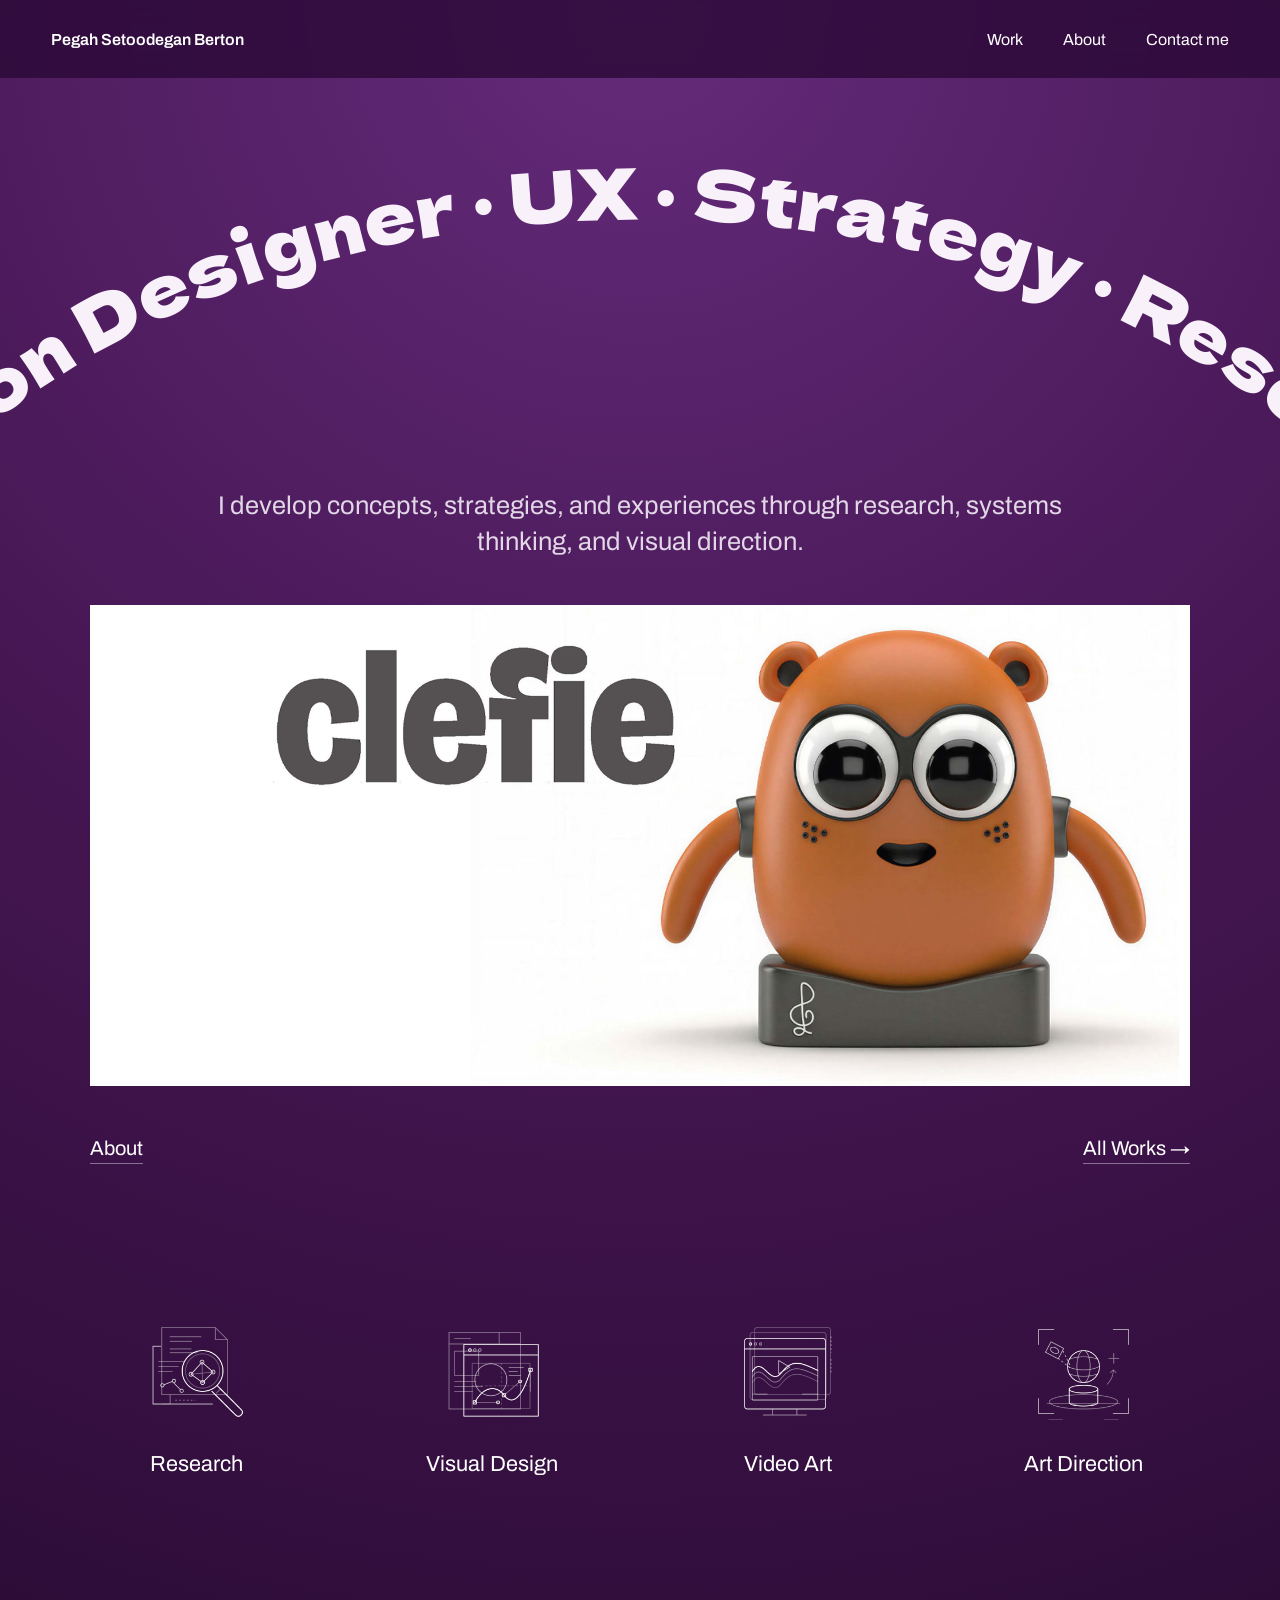
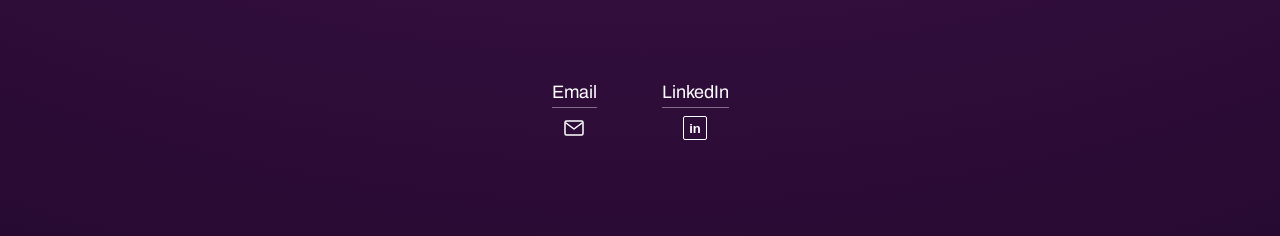
<file: index.html>
<!DOCTYPE html>
<html lang="en">

<head>

    <meta charset="UTF-8">

    <meta
        name="viewport"
        content="width=device-width, initial-scale=1.0"
    >

    <title>
        Pegah Setoodegan Berton — Portfolio
    </title>

    <link
        rel="stylesheet"
        href="styles.css"
    >

</head>


<body>


    <!-- ====================================== -->
    <!-- HEADER -->
    <!-- ====================================== -->

    <header class="site-header">

        <a
            class="logo"
            href="#top"
        >
            Pegah Setoodegan Berton
        </a>


        <nav>

            <a href="#work">
                Work
            </a>

            <a href="about.html">
                About
            </a>

            <a href="#contact">
                Contact me
            </a>

        </nav>

    </header>



    <main id="top">


        <!-- ====================================== -->
        <!-- HERO -->
        <!-- ====================================== -->

        <section
            class="hero"
            id="about"
        >


            <h1 class="sr-only">
                Interaction Designer · UX · Strategy · Research · Art Director
            </h1>



            <div class="arc-stage">


                <!-- MOVING ARC -->

                <svg
                    class="arc-svg"
                    viewBox="0 0 1600 650"
                    preserveAspectRatio="xMidYMid meet"
                    aria-hidden="true"
                >

                    <defs>

                        <path
                            id="titleArc"
                            d="
                                M -80 520
                                C 300 30,
                                  1300 30,
                                  1680 520
                            "
                        />

                    </defs>


                    <text
                        id="arcMeasure"
                        class="arc-title arc-measure"
                    >
                        Interaction Designer · UX · Strategy · Research · Art Director ·
                    </text>


                    <text
                        id="arcText"
                        class="arc-title"
                    >

                        <textPath
                            id="arcTextPath"
                            href="#titleArc"
                            startOffset="0"
                        >
                            Interaction Designer · UX · Strategy · Research · Art Director · Interaction Designer · UX · Strategy · Research · Art Director · Interaction Designer · UX · Strategy · Research · Art Director ·
                        </textPath>

                    </text>

                </svg>



                <!-- ====================================== -->
                <!-- CENTER CONTENT -->
                <!-- ====================================== -->

                <div class="hero-center">


                    <p class="hero-description">

                        I develop concepts, strategies, and experiences
                        through research, systems thinking,
                        and visual direction.

                    </p>



                    <!-- ====================================== -->
                    <!-- SELECTED WORK -->
                    <!-- ====================================== -->
<div
    class="selected-work"
    id="selectedWork"
>

    <div
        class="selected-track"
        id="selectedTrack"
    >

        <img
            class="selected-slide"
            src="Images/selected-01.jpg"
            alt="Selected work visual 1"
        >

        <img
            class="selected-slide"
            src="Images/selected-02.jpg"
            alt="Selected work visual 2"
        >

        <img
            class="selected-slide"
            src="Images/selected-03.jpg"
            alt="Selected work visual 3"
        >

        <img
            class="selected-slide"
            src="Images/selected-04.jpg"
            alt="Selected work visual 4"
        >

        <img
            class="selected-slide"
            src="Images/selected-05.jpg"
            alt="Selected work visual 5"
        >

        <img
            class="selected-slide"
            src="Images/selected-06.jpg"
            alt="Selected work visual 6"
        >

    </div>

</div>

                        <!-- ABOUT + ALL WORKS -->

                        <div class="hero-bottom-links">


                            <a href="about.html">
                                About
                            </a>


                            <a href="work.html">
                                All Works →
                            </a>


                        </div>


                    </div>


                </div>


            </div>


        </section>



        <!-- ====================================== -->
        <!-- FOUR AREAS -->
        <!-- ====================================== -->

        <section
            class="disciplines"
            id="work"
        >


            <div class="disciplines-grid">


                <!-- RESEARCH -->

                <a
                    class="discipline-card"
                    href="research.html"
                >

                    <div class="discipline-visual">

                        <img
                            src="Images/research.png"
                            alt="Research"
                        >

                    </div>


                    <h2>
                        Research
                    </h2>

                </a>



                <!-- VISUAL DESIGN -->

                <a
                    class="discipline-card"
                    href="visual-design.html"
                >

                    <div class="discipline-visual">

                        <img
                            src="Images/visual-design.png"
                            alt="Visual Design"
                        >

                    </div>


                    <h2>
                        Visual Design
                    </h2>

                </a>



                <!-- VIDEO ART -->

                <a
                    class="discipline-card"
                    href="video-art.html"
                >

                    <div class="discipline-visual">

                        <img
                            src="Images/video-art.png"
                            alt="Video Art"
                        >

                    </div>


                    <h2>
                        Video Art
                    </h2>

                </a>



                <!-- ART DIRECTION -->

                <a
                    class="discipline-card"
                    href="art-direction.html"
                >

                    <div class="discipline-visual">

                        <img
                            src="Images/art-direction.png"
                            alt="Art Direction"
                        >

                    </div>


                    <h2>
                        Art Direction
                    </h2>

                </a>


            </div>


        </section>



        <!-- ====================================== -->
        <!-- CONTACT -->
        <!-- ====================================== -->

        <section
            class="contact"
            id="contact"
        >


            <div class="contact-links">


                <!-- EMAIL -->

                <a
                    class="contact-link"
                    href="mailto:email@example.com"
                >


                    <svg
                        class="contact-icon"
                        viewBox="0 0 24 24"
                        aria-hidden="true"
                    >

                        <rect
                            x="3"
                            y="5"
                            width="18"
                            height="14"
                            rx="1.5"
                        ></rect>


                        <path
                            d="M4 7L12 13L20 7"
                        ></path>

                    </svg>


                    <span class="contact-label">
                        Email
                    </span>


                </a>



                <!-- LINKEDIN -->

                <a
                    class="contact-link"
                    href="https://www.linkedin.com/in/pegah-setoodegan-berton/"
                    target="_blank"
                    rel="noopener noreferrer"
                >


                    <span
                        class="linkedin-mark"
                        aria-hidden="true"
                    >
                        in
                    </span>


                    <span class="contact-label">
                        LinkedIn
                    </span>


                </a>


            </div>


        </section>


    </main>



    <!-- CURSOR LIGHT -->

    <div id="cursor-glow"></div>


    <script src="script.js"></script>


</body>

</html>
</file>
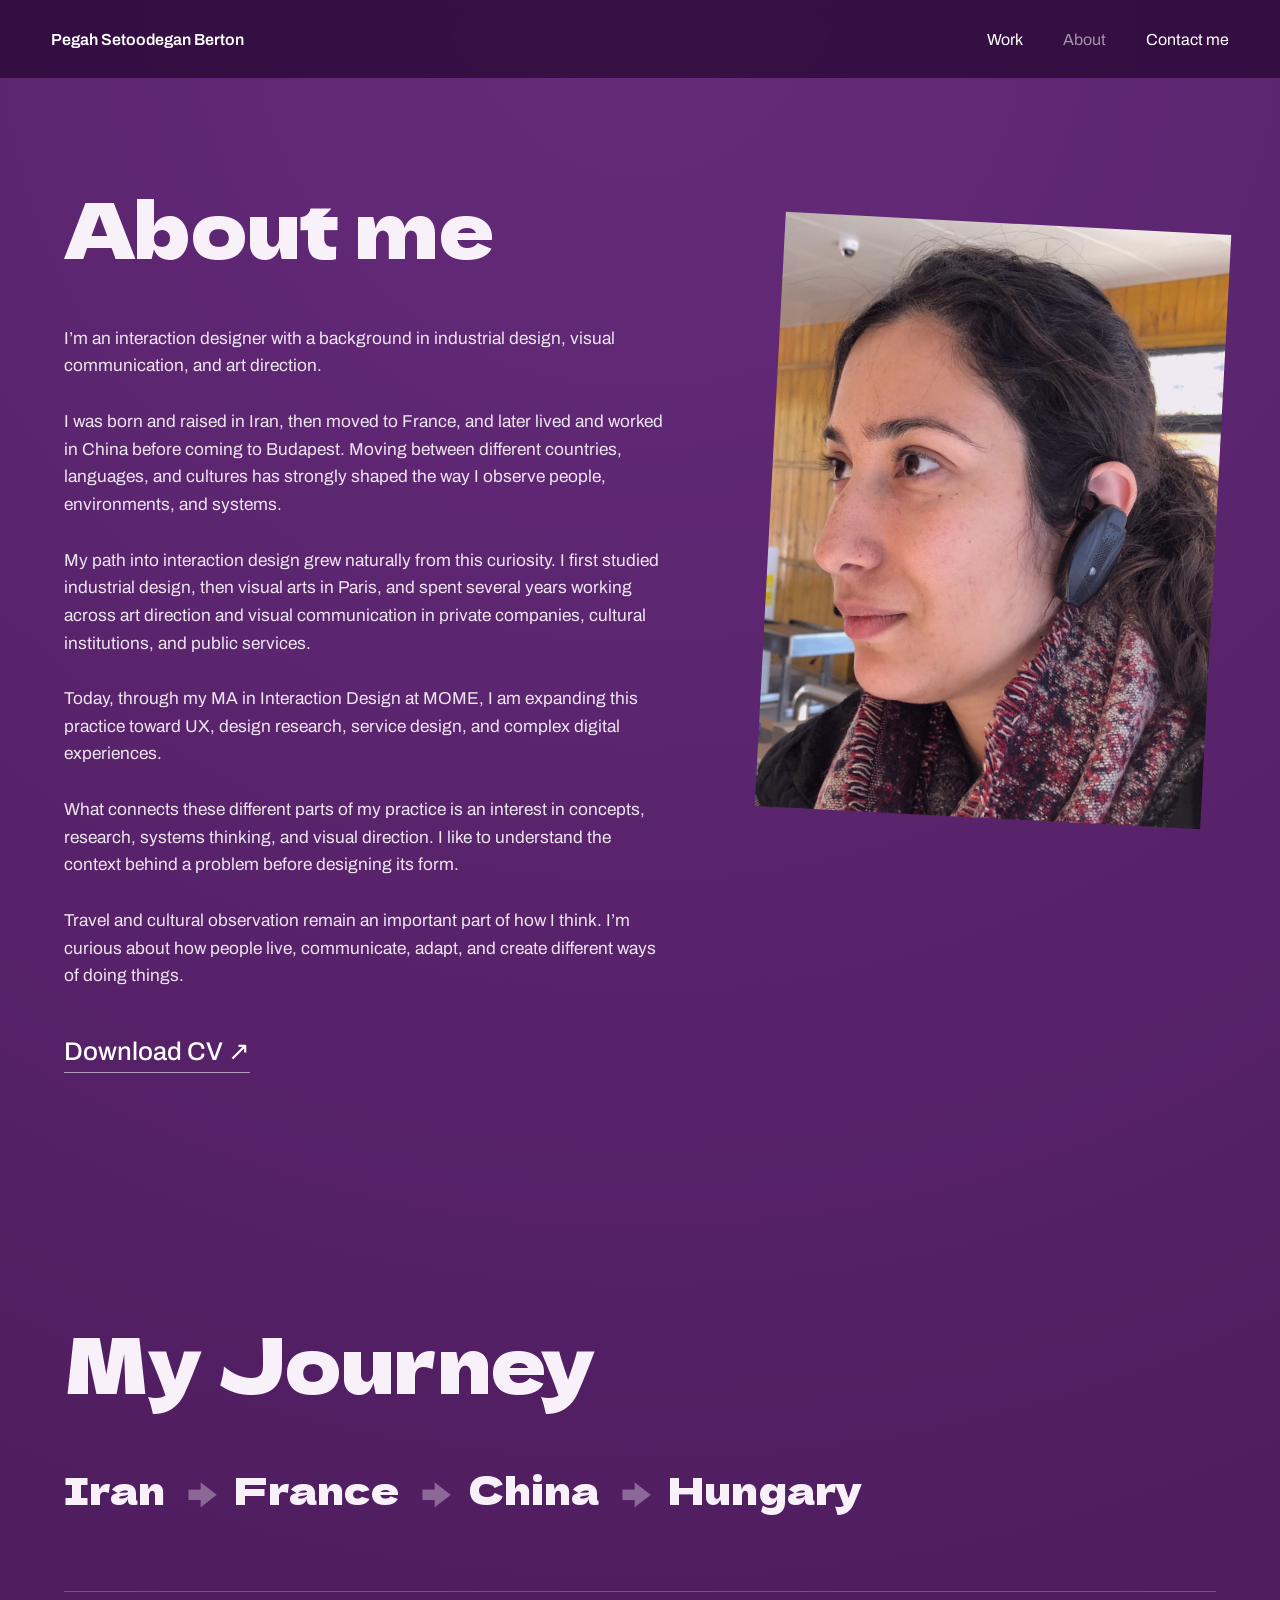
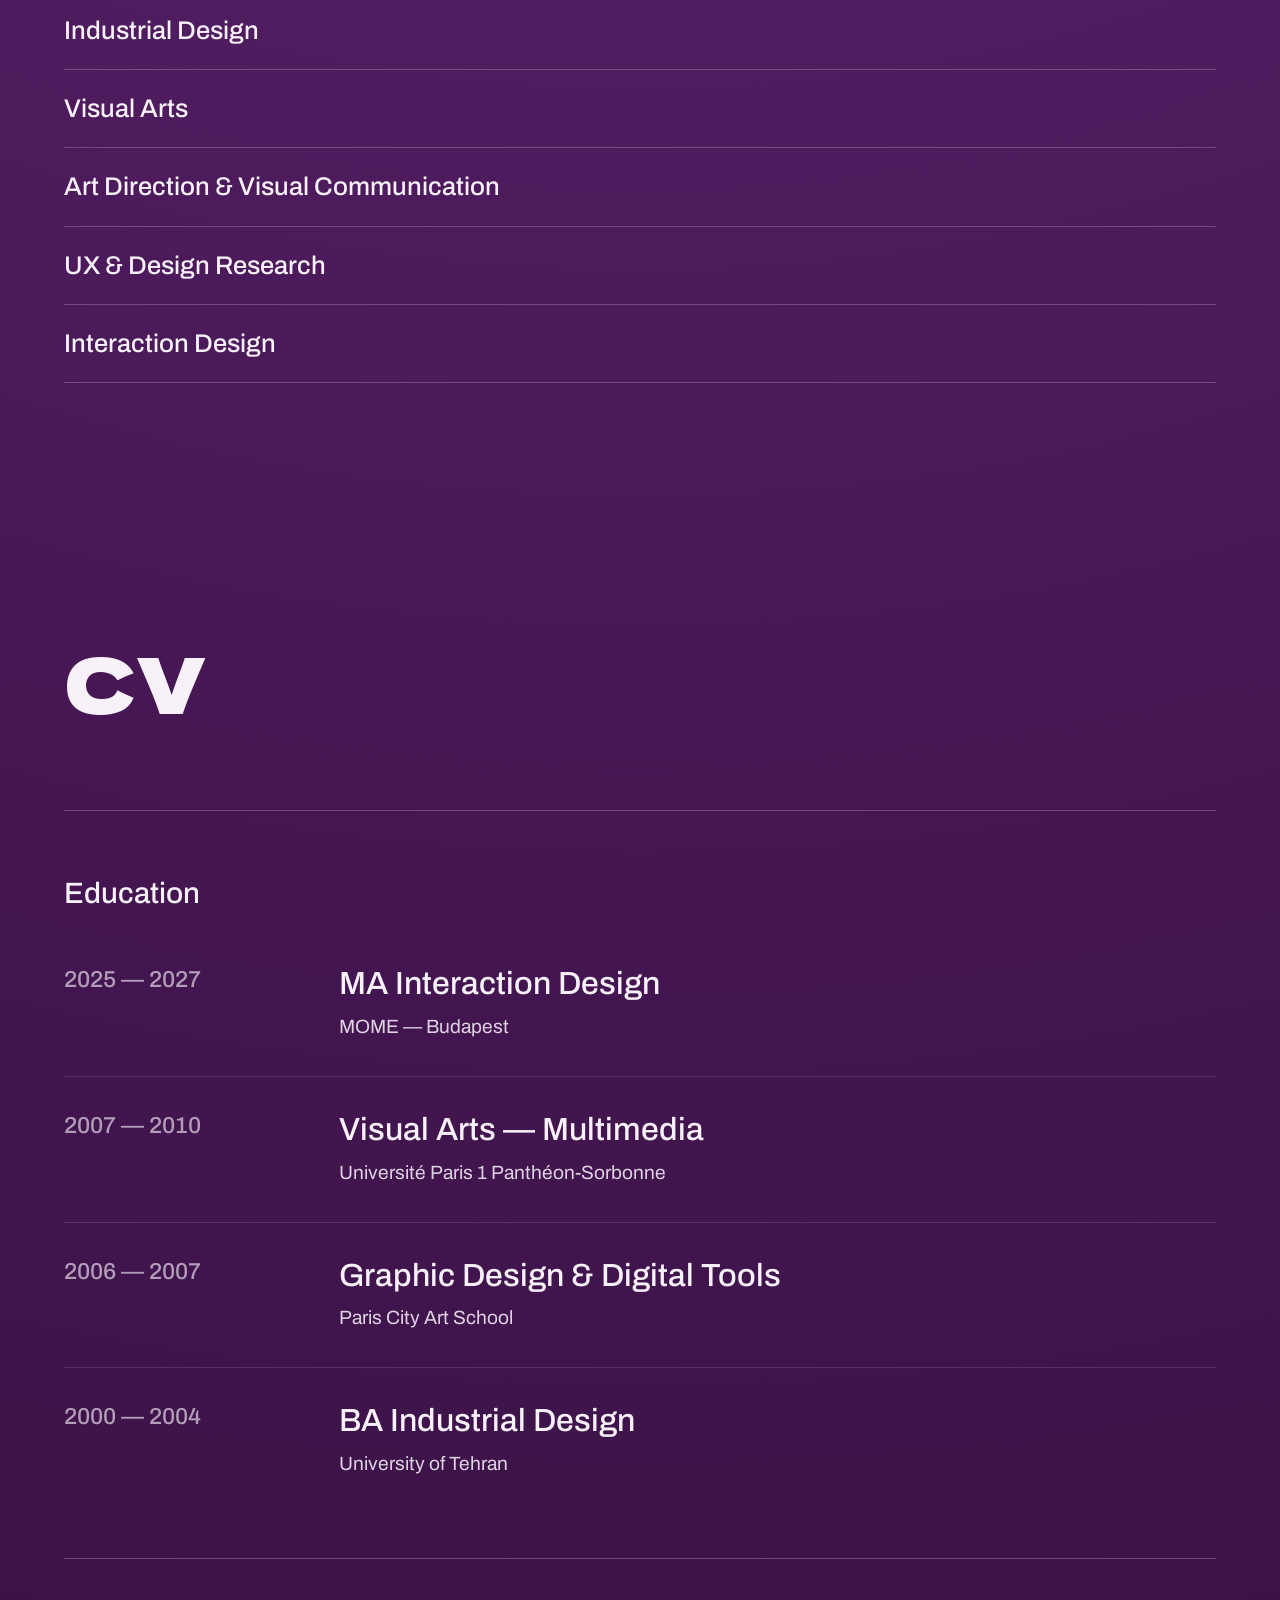
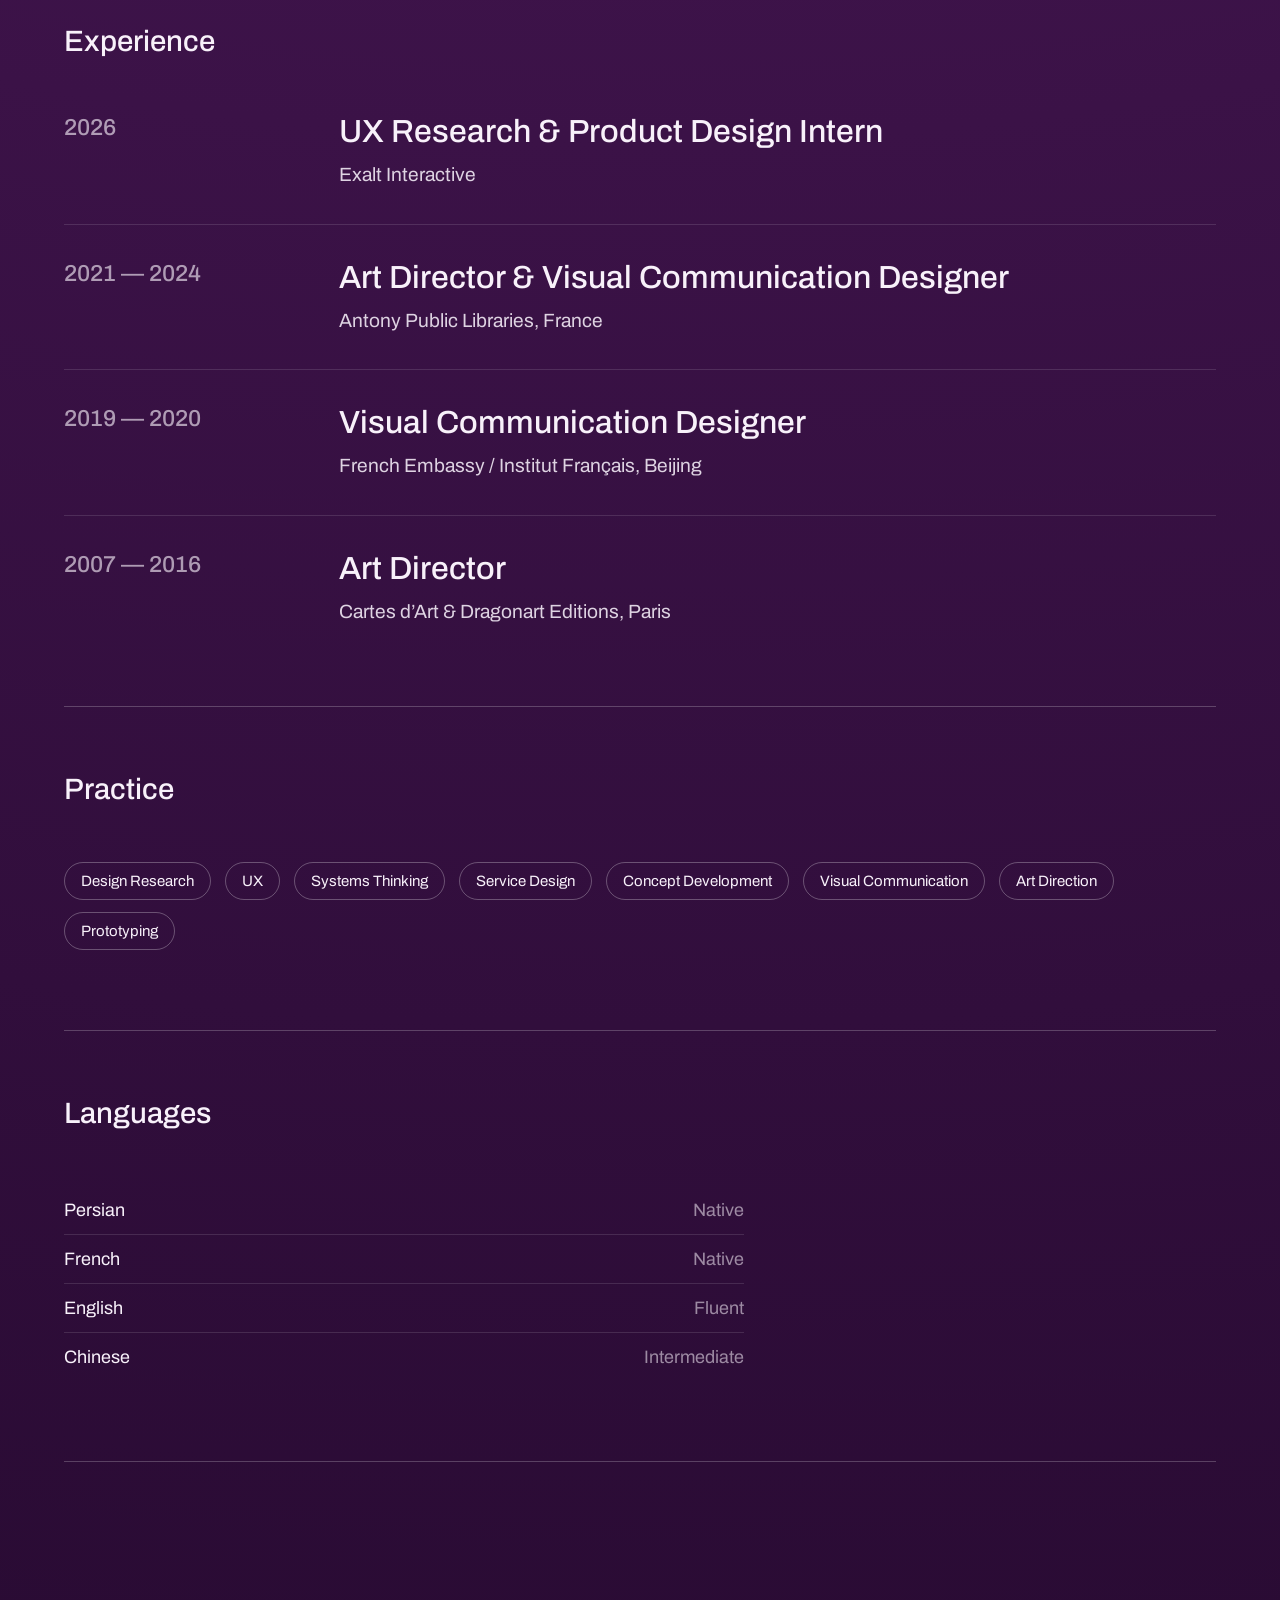
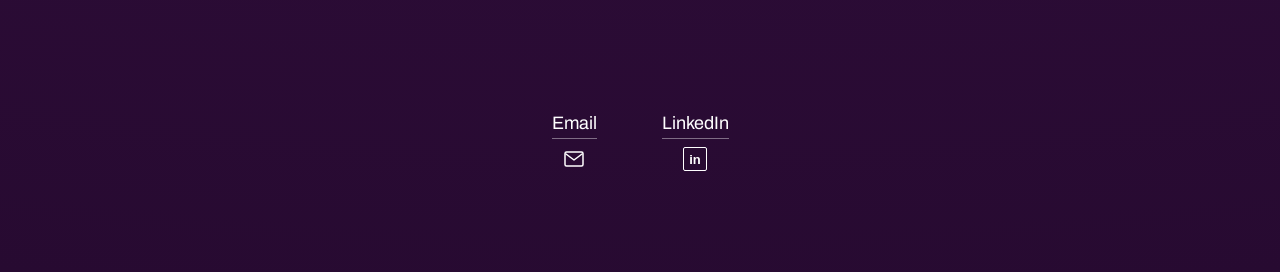
<file: about.html>
<!DOCTYPE html>
<html lang="en">

<head>
    <meta charset="UTF-8">

    <meta
        name="viewport"
        content="width=device-width, initial-scale=1.0"
    >

    <title>
        About — Pegah Setoodegan Berton
    </title>

    <link
        rel="stylesheet"
        href="about.css"
    >
</head>


<body>


    <!-- ====================================== -->
    <!-- HEADER -->
    <!-- ====================================== -->

    <header class="site-header">

        <a
            class="logo"
            href="index.html"
        >
            Pegah Setoodegan Berton
        </a>


        <nav>

            <a href="index.html#work">
                Work
            </a>

            <a
                class="active"
                href="about.html"
            >
                About
            </a>

            <a href="#contact">
                Contact me
            </a>

        </nav>

    </header>



    <main>


        <!-- ====================================== -->
        <!-- ABOUT -->
        <!-- ====================================== -->

        <section
            class="about-hero"
            id="aboutHero"
        >


            <!-- Mouse photos -->
            <div
                class="photo-layer"
                id="photoLayer"
                aria-hidden="true"
            >
            </div>



            <div class="about-layout">


                <!-- LEFT -->

                <div class="about-copy">


                    <h1 class="about-main-title">
                        About me
                    </h1>


                    <div class="about-text">


                        <p>
                            I’m an interaction designer with a background
                            in industrial design, visual communication,
                            and art direction.
                        </p>


                        <p>
                            I was born and raised in Iran, then moved to
                            France, and later lived and worked in China
                            before coming to Budapest. Moving between
                            different countries, languages, and cultures
                            has strongly shaped the way I observe people,
                            environments, and systems.
                        </p>


                        <p>
                            My path into interaction design grew naturally
                            from this curiosity. I first studied industrial
                            design, then visual arts in Paris, and spent
                            several years working across art direction and
                            visual communication in private companies,
                            cultural institutions, and public services.
                        </p>


                        <p>
                            Today, through my MA in Interaction Design at
                            MOME, I am expanding this practice toward UX,
                            design research, service design, and complex
                            digital experiences.
                        </p>


                        <p>
                            What connects these different parts of my
                            practice is an interest in concepts, research,
                            systems thinking, and visual direction. I like
                            to understand the context behind a problem
                            before designing its form.
                        </p>


                        <p>
                            Travel and cultural observation remain an
                            important part of how I think. I’m curious
                            about how people live, communicate, adapt,
                            and create different ways of doing things.
                        </p>


                    </div>


                    <!-- DOWNLOAD CV -->

                    <a
                        class="about-download"
                        href="Files/Pegah_Setoodegan_Berton_CV-2026.pdf"
                        download
                    >
                        Download CV ↗
                    </a>


                </div>



                <!-- RIGHT -->

                <div class="about-photo-zone">

                    <img
                        class="opening-photo"
                        id="openingPhoto"
                        src="Images/about-01.jpeg"
                        alt=""
                    >

                </div>


            </div>

        </section>



        <!-- ====================================== -->
        <!-- MY JOURNEY -->
        <!-- ====================================== -->

        <section class="journey-section">


            <h2 class="journey-main-title">
                My Journey
            </h2>


            <div class="journey-countries">

                <span>Iran</span>

                <span class="journey-arrow">
                    →
                </span>

                <span>France</span>

                <span class="journey-arrow">
                    →
                </span>

                <span>China</span>

                <span class="journey-arrow">
                    →
                </span>

                <span>Hungary</span>

            </div>



            <div class="journey-steps">

                <p>
                    Industrial Design
                </p>

                <p>
                    Visual Arts
                </p>

                <p>
                    Art Direction & Visual Communication
                </p>

                <p>
                    UX & Design Research
                </p>

                <p>
                    Interaction Design
                </p>

            </div>


        </section>



        <!-- ====================================== -->
        <!-- CV -->
        <!-- ====================================== -->

        <section class="cv-section">


            <h2 class="cv-main-title">
                CV
            </h2>



            <!-- EDUCATION -->

            <div class="cv-category">


                <h3>
                    Education
                </h3>


                <div class="cv-entry">

                    <div class="cv-date">
                        2025 — 2027
                    </div>

                    <div class="cv-entry-content">

                        <h4>
                            MA Interaction Design
                        </h4>

                        <p>
                            MOME — Budapest
                        </p>

                    </div>

                </div>



                <div class="cv-entry">

                    <div class="cv-date">
                        2007 — 2010
                    </div>

                    <div class="cv-entry-content">

                        <h4>
                            Visual Arts — Multimedia
                        </h4>

                        <p>
                            Université Paris 1 Panthéon-Sorbonne
                        </p>

                    </div>

                </div>



                <div class="cv-entry">

                    <div class="cv-date">
                        2006 — 2007
                    </div>

                    <div class="cv-entry-content">

                        <h4>
                            Graphic Design & Digital Tools
                        </h4>

                        <p>
                            Paris City Art School
                        </p>

                    </div>

                </div>



                <div class="cv-entry">

                    <div class="cv-date">
                        2000 — 2004
                    </div>

                    <div class="cv-entry-content">

                        <h4>
                            BA Industrial Design
                        </h4>

                        <p>
                            University of Tehran
                        </p>

                    </div>

                </div>


            </div>



            <!-- EXPERIENCE -->

            <div class="cv-category">


                <h3>
                    Experience
                </h3>



                <div class="cv-entry">

                    <div class="cv-date">
                        2026
                    </div>

                    <div class="cv-entry-content">

                        <h4>
                            UX Research & Product Design Intern
                        </h4>

                        <p>
                            Exalt Interactive
                        </p>

                    </div>

                </div>



                <div class="cv-entry">

                    <div class="cv-date">
                        2021 — 2024
                    </div>

                    <div class="cv-entry-content">

                        <h4>
                            Art Director & Visual Communication Designer
                        </h4>

                        <p>
                            Antony Public Libraries, France
                        </p>

                    </div>

                </div>



                <div class="cv-entry">

                    <div class="cv-date">
                        2019 — 2020
                    </div>

                    <div class="cv-entry-content">

                        <h4>
                            Visual Communication Designer
                        </h4>

                        <p>
                            French Embassy / Institut Français, Beijing
                        </p>

                    </div>

                </div>



                <div class="cv-entry">

                    <div class="cv-date">
                        2007 — 2016
                    </div>

                    <div class="cv-entry-content">

                        <h4>
                            Art Director
                        </h4>

                        <p>
                            Cartes d’Art & Dragonart Editions, Paris
                        </p>

                    </div>

                </div>


            </div>



            <!-- PRACTICE -->

            <div class="cv-category">


                <h3>
                    Practice
                </h3>


                <div class="practice-list">

                    <span>Design Research</span>
                    <span>UX</span>
                    <span>Systems Thinking</span>
                    <span>Service Design</span>
                    <span>Concept Development</span>
                    <span>Visual Communication</span>
                    <span>Art Direction</span>
                    <span>Prototyping</span>

                </div>


            </div>



            <!-- LANGUAGES -->

            <div class="cv-category">


                <h3>
                    Languages
                </h3>


                <div class="languages">

                    <div>
                        <span>Persian</span>
                        <span>Native</span>
                    </div>

                    <div>
                        <span>French</span>
                        <span>Native</span>
                    </div>

                    <div>
                        <span>English</span>
                        <span>Fluent</span>
                    </div>

                    <div>
                        <span>Chinese</span>
                        <span>Intermediate</span>
                    </div>

                </div>


            </div>


        </section>



        <!-- ====================================== -->
        <!-- CONTACT -->
        <!-- ====================================== -->

        <footer
            class="contact"
            id="contact"
        >


            <!-- EMAIL -->

            <a
                class="contact-link"
                href="mailto:pegah.berton@yahoo.com"
            >

                <svg
                    class="contact-icon"
                    viewBox="0 0 24 24"
                    aria-hidden="true"
                >

                    <rect
                        x="3"
                        y="5"
                        width="18"
                        height="14"
                        rx="1.5"
                    ></rect>

                    <path
                        d="M4 7L12 13L20 7"
                    ></path>

                </svg>

                <span>
                    Email
                </span>

            </a>



            <!-- LINKEDIN -->

            <a
                class="contact-link"
                href="https://www.linkedin.com/in/pegah-setoodegan-berton/"
                target="_blank"
                rel="noopener noreferrer"
            >

                <span
                    class="linkedin-icon"
                    aria-hidden="true"
                >
                    in
                </span>

                <span>
                    LinkedIn
                </span>

            </a>


        </footer>


    </main>


    <script src="about.js"></script>


</body>

</html>
</file>
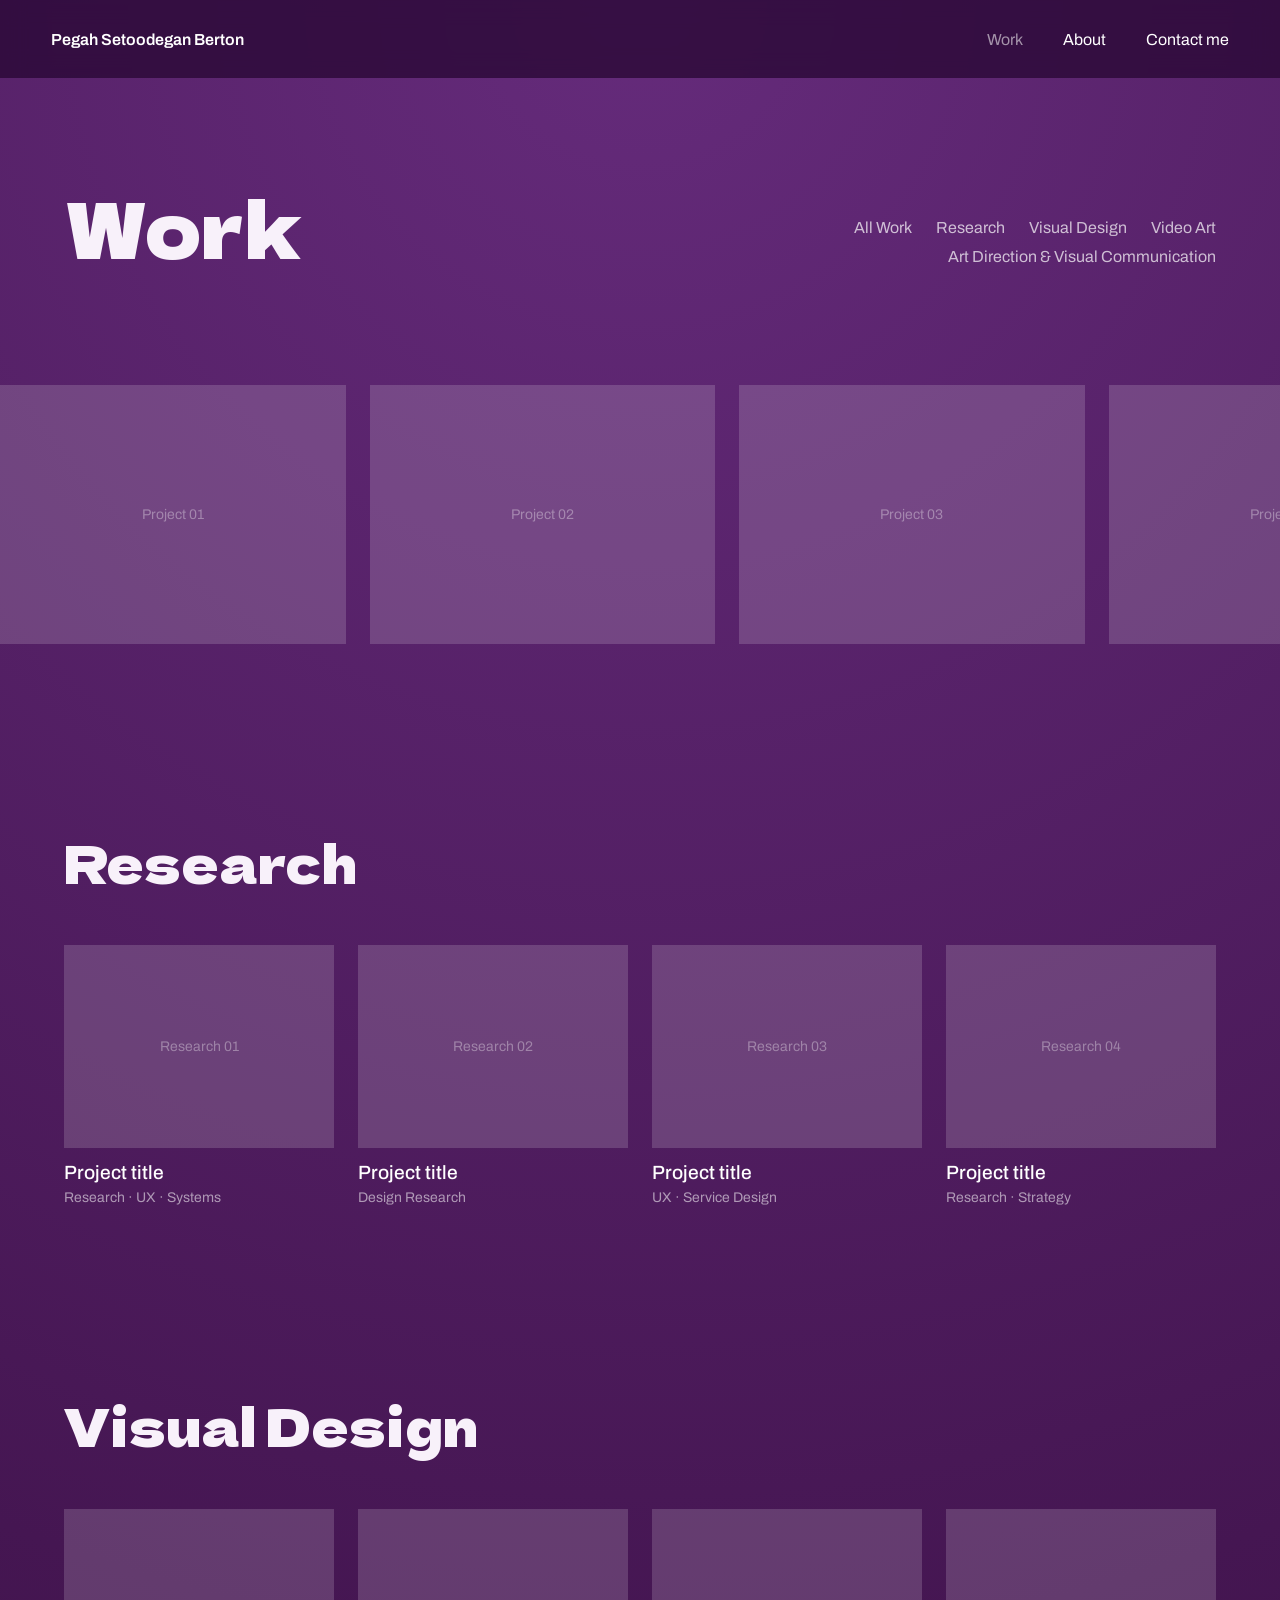
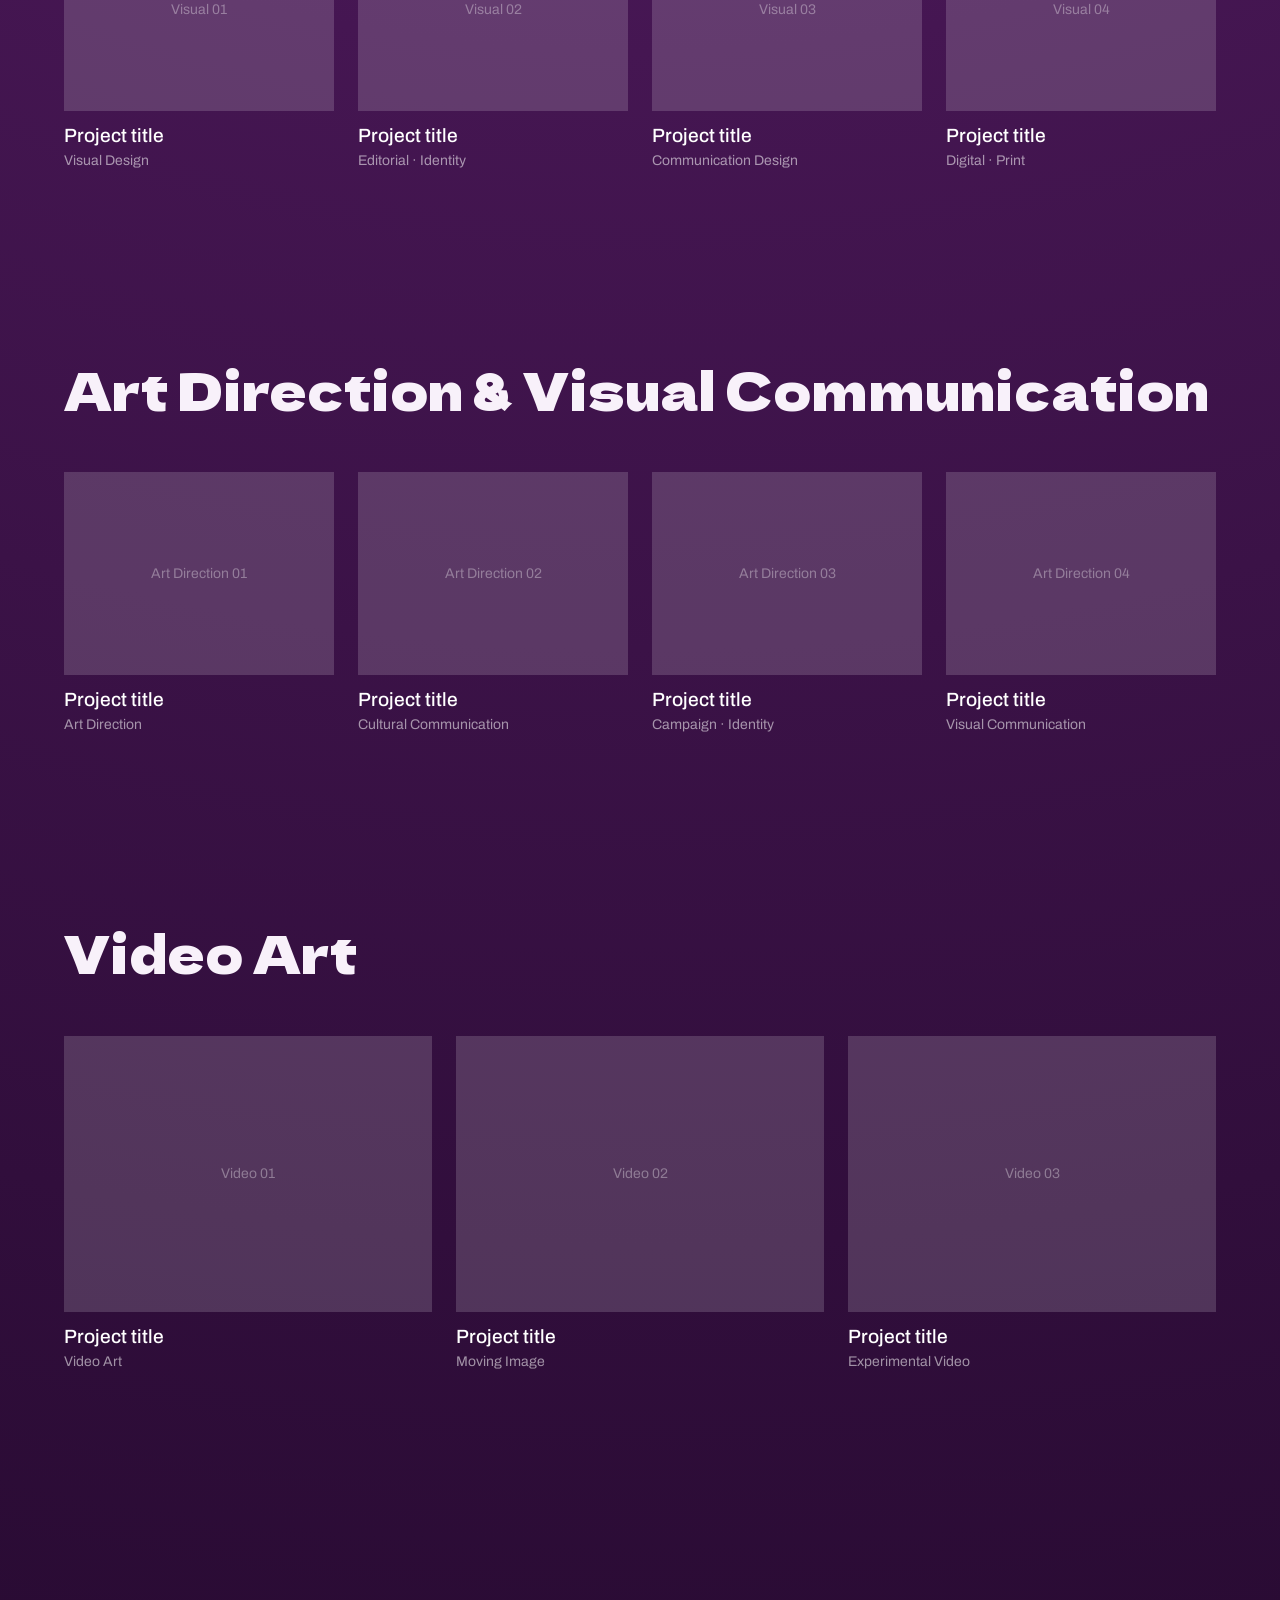
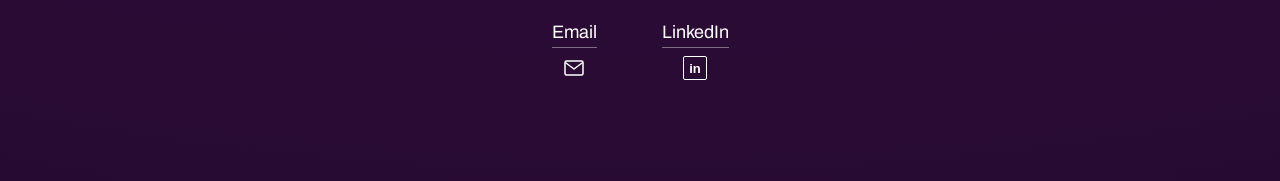
<file: work.html>
<!DOCTYPE html>
<html lang="en">

<head>

    <meta charset="UTF-8">

    <meta
        name="viewport"
        content="width=device-width, initial-scale=1.0"
    >

    <title>
        Work — Pegah Setoodegan Berton
    </title>

    <link
        rel="stylesheet"
        href="work.css"
    >

</head>


<body>


    <!-- ====================================== -->
    <!-- HEADER -->
    <!-- ====================================== -->

    <header class="site-header">


        <a
            class="logo"
            href="index.html"
        >
            Pegah Setoodegan Berton
        </a>


        <nav>

            <a
                class="active"
                href="work.html"
            >
                Work
            </a>

            <a href="about.html">
                About
            </a>

            <a href="#contact">
                Contact me
            </a>

        </nav>


    </header>



    <main>


        <!-- ====================================== -->
        <!-- WORK INTRO -->
        <!-- ====================================== -->

        <section class="work-intro">


            <h1>
                Work
            </h1>



            <nav
                class="work-categories"
                aria-label="Work categories"
            >

                <a href="#all-work">
                    All Work
                </a>

                <a href="#research">
                    Research
                </a>

                <a href="#visual-design">
                    Visual Design
                </a>

                <a href="#video-art">
                    Video Art
                </a>

                <a href="#art-direction">
                    Art Direction & Visual Communication
                </a>

            </nav>


        </section>



        <!-- ====================================== -->
        <!-- MOVING WORK STRIP -->
        <!-- ====================================== -->

        <section
            class="work-marquee"
            id="all-work"
        >


            <div class="marquee-window">


                <div class="marquee-track">


                    <!-- FIRST SET -->

                    <div class="marquee-group">


                        <a
                            class="marquee-card"
                            href="#"
                        >
                            <div class="placeholder">
                                Project 01
                            </div>
                        </a>


                        <a
                            class="marquee-card"
                            href="#"
                        >
                            <div class="placeholder">
                                Project 02
                            </div>
                        </a>


                        <a
                            class="marquee-card"
                            href="#"
                        >
                            <div class="placeholder">
                                Project 03
                            </div>
                        </a>


                        <a
                            class="marquee-card"
                            href="#"
                        >
                            <div class="placeholder">
                                Project 04
                            </div>
                        </a>


                        <a
                            class="marquee-card"
                            href="#"
                        >
                            <div class="placeholder">
                                Project 05
                            </div>
                        </a>


                        <a
                            class="marquee-card"
                            href="#"
                        >
                            <div class="placeholder">
                                Project 06
                            </div>
                        </a>


                    </div>



                    <!-- DUPLICATE SET FOR LOOP -->

                    <div
                        class="marquee-group"
                        aria-hidden="true"
                    >


                        <a
                            class="marquee-card"
                            href="#"
                        >
                            <div class="placeholder">
                                Project 01
                            </div>
                        </a>


                        <a
                            class="marquee-card"
                            href="#"
                        >
                            <div class="placeholder">
                                Project 02
                            </div>
                        </a>


                        <a
                            class="marquee-card"
                            href="#"
                        >
                            <div class="placeholder">
                                Project 03
                            </div>
                        </a>


                        <a
                            class="marquee-card"
                            href="#"
                        >
                            <div class="placeholder">
                                Project 04
                            </div>
                        </a>


                        <a
                            class="marquee-card"
                            href="#"
                        >
                            <div class="placeholder">
                                Project 05
                            </div>
                        </a>


                        <a
                            class="marquee-card"
                            href="#"
                        >
                            <div class="placeholder">
                                Project 06
                            </div>
                        </a>


                    </div>


                </div>


            </div>


        </section>



        <!-- ====================================== -->
        <!-- RESEARCH -->
        <!-- ====================================== -->

        <section
            class="work-section"
            id="research"
        >


            <div class="section-header">

                <h2>
                    Research
                </h2>

            </div>



            <div class="project-grid">


                <a
                    class="project-card"
                    href="#"
                >

                    <div class="project-image placeholder">
                        Research 01
                    </div>

                    <div class="project-info">

                        <h3>
                            Project title
                        </h3>

                        <p>
                            Research · UX · Systems
                        </p>

                    </div>

                </a>



                <a
                    class="project-card"
                    href="#"
                >

                    <div class="project-image placeholder">
                        Research 02
                    </div>

                    <div class="project-info">

                        <h3>
                            Project title
                        </h3>

                        <p>
                            Design Research
                        </p>

                    </div>

                </a>



                <a
                    class="project-card"
                    href="#"
                >

                    <div class="project-image placeholder">
                        Research 03
                    </div>

                    <div class="project-info">

                        <h3>
                            Project title
                        </h3>

                        <p>
                            UX · Service Design
                        </p>

                    </div>

                </a>



                <a
                    class="project-card"
                    href="#"
                >

                    <div class="project-image placeholder">
                        Research 04
                    </div>

                    <div class="project-info">

                        <h3>
                            Project title
                        </h3>

                        <p>
                            Research · Strategy
                        </p>

                    </div>

                </a>


            </div>


        </section>



        <!-- ====================================== -->
        <!-- VISUAL DESIGN -->
        <!-- ====================================== -->

        <section
            class="work-section"
            id="visual-design"
        >


            <div class="section-header">

                <h2>
                    Visual Design
                </h2>

            </div>



            <div class="project-grid">


                <a
                    class="project-card"
                    href="#"
                >

                    <div class="project-image placeholder">
                        Visual 01
                    </div>

                    <div class="project-info">

                        <h3>
                            Project title
                        </h3>

                        <p>
                            Visual Design
                        </p>

                    </div>

                </a>



                <a
                    class="project-card"
                    href="#"
                >

                    <div class="project-image placeholder">
                        Visual 02
                    </div>

                    <div class="project-info">

                        <h3>
                            Project title
                        </h3>

                        <p>
                            Editorial · Identity
                        </p>

                    </div>

                </a>



                <a
                    class="project-card"
                    href="#"
                >

                    <div class="project-image placeholder">
                        Visual 03
                    </div>

                    <div class="project-info">

                        <h3>
                            Project title
                        </h3>

                        <p>
                            Communication Design
                        </p>

                    </div>

                </a>



                <a
                    class="project-card"
                    href="#"
                >

                    <div class="project-image placeholder">
                        Visual 04
                    </div>

                    <div class="project-info">

                        <h3>
                            Project title
                        </h3>

                        <p>
                            Digital · Print
                        </p>

                    </div>

                </a>


            </div>


        </section>



        <!-- ====================================== -->
        <!-- ART DIRECTION -->
        <!-- ====================================== -->

        <section
            class="work-section"
            id="art-direction"
        >


            <div class="section-header">

                <h2>
                    Art Direction & Visual Communication
                </h2>

            </div>



            <div class="project-grid">


                <a
                    class="project-card"
                    href="#"
                >

                    <div class="project-image placeholder">
                        Art Direction 01
                    </div>

                    <div class="project-info">

                        <h3>
                            Project title
                        </h3>

                        <p>
                            Art Direction
                        </p>

                    </div>

                </a>



                <a
                    class="project-card"
                    href="#"
                >

                    <div class="project-image placeholder">
                        Art Direction 02
                    </div>

                    <div class="project-info">

                        <h3>
                            Project title
                        </h3>

                        <p>
                            Cultural Communication
                        </p>

                    </div>

                </a>



                <a
                    class="project-card"
                    href="#"
                >

                    <div class="project-image placeholder">
                        Art Direction 03
                    </div>

                    <div class="project-info">

                        <h3>
                            Project title
                        </h3>

                        <p>
                            Campaign · Identity
                        </p>

                    </div>

                </a>



                <a
                    class="project-card"
                    href="#"
                >

                    <div class="project-image placeholder">
                        Art Direction 04
                    </div>

                    <div class="project-info">

                        <h3>
                            Project title
                        </h3>

                        <p>
                            Visual Communication
                        </p>

                    </div>

                </a>


            </div>


        </section>



        <!-- ====================================== -->
        <!-- VIDEO ART -->
        <!-- ====================================== -->

        <section
            class="work-section"
            id="video-art"
        >


            <div class="section-header">

                <h2>
                    Video Art
                </h2>

            </div>



            <div class="project-grid project-grid-three">


                <a
                    class="project-card"
                    href="#"
                >

                    <div class="project-image placeholder">
                        Video 01
                    </div>

                    <div class="project-info">

                        <h3>
                            Project title
                        </h3>

                        <p>
                            Video Art
                        </p>

                    </div>

                </a>



                <a
                    class="project-card"
                    href="#"
                >

                    <div class="project-image placeholder">
                        Video 02
                    </div>

                    <div class="project-info">

                        <h3>
                            Project title
                        </h3>

                        <p>
                            Moving Image
                        </p>

                    </div>

                </a>



                <a
                    class="project-card"
                    href="#"
                >

                    <div class="project-image placeholder">
                        Video 03
                    </div>

                    <div class="project-info">

                        <h3>
                            Project title
                        </h3>

                        <p>
                            Experimental Video
                        </p>

                    </div>

                </a>


            </div>


        </section>



        <!-- ====================================== -->
        <!-- CONTACT -->
        <!-- ====================================== -->

        <footer
            class="contact"
            id="contact"
        >


            <a
                class="contact-link"
                href="mailto:pegah.berton@yahoo.com"
            >


                <svg
                    class="contact-icon"
                    viewBox="0 0 24 24"
                    aria-hidden="true"
                >

                    <rect
                        x="3"
                        y="5"
                        width="18"
                        height="14"
                        rx="1.5"
                    ></rect>

                    <path
                        d="M4 7L12 13L20 7"
                    ></path>

                </svg>


                <span class="contact-label">
                    Email
                </span>


            </a>



            <a
                class="contact-link"
                href="https://www.linkedin.com/in/pegah-setoodegan-berton/"
                target="_blank"
                rel="noopener noreferrer"
            >


                <span
                    class="linkedin-icon"
                    aria-hidden="true"
                >
                    in
                </span>


                <span class="contact-label">
                    LinkedIn
                </span>


            </a>


        </footer>


    </main>


</body>

</html>
</file>
<file: styles.css>
@import url('https://fonts.googleapis.com/css2?family=Archivo:ital,wght@0,100..900;1,100..900&family=Dela+Gothic+One&display=swap');


/* ======================================== */
/* GENERAL */
/* ======================================== */

* {
    box-sizing: border-box;
}


html {
    scroll-behavior: smooth;
}


body {
    margin: 0;

    padding-top: 78px;

    font-family:
        "Archivo",
        sans-serif;

    background:
        radial-gradient(
            circle at top,
            #652b7b 0%,
            #451652 48%,
            #270a31 100%
        );

    color: #f8f1fa;

    overflow-x: hidden;
}


a {
    color: inherit;
}



/* ======================================== */
/* HEADER */
/* ======================================== */

.site-header {
    position: fixed;

    top: 0;
    left: 0;

    width: 100%;
    height: 78px;

    z-index: 1000;

    display: flex;

    justify-content: space-between;
    align-items: center;

    padding: 0 4%;

    background:
        rgba(
            42,
            8,
            53,
            0.78
        );

    backdrop-filter: blur(12px);
}


.logo {
    color: white;

    text-decoration: none;

    font-weight: 600;

    font-size: 16px;
}


nav {
    display: flex;

    gap: 40px;
}


nav a {
    color: white;

    text-decoration: none;

    transition:
        opacity 0.25s ease;
}


nav a:hover {
    opacity: 0.5;
}



/* ======================================== */
/* HERO */
/* ======================================== */

.hero {
    position: relative;

    width: 100%;

    min-height: 1120px;

    overflow: hidden;
}


.arc-stage {
    position: relative;

    width: 100%;

    min-height: 1080px;
}



/* ======================================== */
/* ARC */
/* ======================================== */

.arc-svg {
    position: absolute;

    top: 10px;
    left: 50%;

    transform:
        translateX(-50%);

    width: 108vw;

    min-width: 1200px;

    height: auto;

    overflow: visible;
}



/* ======================================== */
/* ARC TEXT */
/* ======================================== */

.arc-title {
    font-family:
        "Dela Gothic One",
        sans-serif;

    font-size:
        clamp(
            78px,
            6.4vw,
            120px
        );

    fill: #f8f1fa;

    letter-spacing: 1px;
}


#arcText {
    pointer-events:
        visiblePainted;

    cursor: default;
}


.arc-measure {
    visibility: hidden;

    pointer-events: none;
}



/* ======================================== */
/* HERO CENTER */
/* ======================================== */

.hero-center {
    position: absolute;

    top: 410px;
    left: 50%;

    transform:
        translateX(-50%);

    z-index: 10;

    width:
        min(
            1100px,
            90%
        );

    display: flex;

    flex-direction: column;

    align-items: center;

    gap: 45px;
}


.hero-description {
    margin: 0;

    max-width: 900px;

    text-align: center;

    font-size:
        clamp(
            24px,
            2vw,
            32px
        );

    line-height: 1.4;

    color: #e2d7e6;
}



/* ======================================== */
/* SELECTED WORK AREA */
/* ======================================== */

.selected-area {
    width:
        min(
            950px,
            90vw
        );
}


.selected-work-link {
    display: block;

    width: 100%;

    margin: 0;
    padding: 0;

    text-decoration: none;
}



/* ======================================== */
/* SELECTED WORK RECTANGLE */
/* ======================================== */

.selected-work {
    position: relative;

    width: 100%;

    aspect-ratio:
        16 / 7;

    min-height: 360px;

    overflow: hidden;

    background: transparent;

    cursor: pointer;

    transition:
        transform 0.35s ease;
}


.selected-work:hover {
    transform:
        scale(0.988);
}



/* ======================================== */
/* HORIZONTAL IMAGE SLIDER */
/* ======================================== */

.selected-track {
    width: 100%;
    height: 100%;

    display: flex;

    transition:
        transform
        0.55s
        cubic-bezier(
            0.65,
            0,
            0.35,
            1
        );

    will-change: transform;
}


.selected-slide {
    flex:
        0 0
        100%;

    width: 100%;
    height: 100%;

    object-fit: cover;

    display: block;
}



/* ======================================== */
/* ABOUT + ALL WORKS */
/* ======================================== */

.hero-bottom-links {
    width: 100%;

    display: flex;

    justify-content: space-between;
    align-items: center;

    margin-top: 6px;
}


.hero-bottom-links a {
    color: white;

    text-decoration: none;

    font-size: 20px;

    padding-bottom: 4px;

    border-bottom:
        1px solid
        rgba(
            255,
            255,
            255,
            0.4
        );

    transition:
        opacity 0.25s ease;
}


.hero-bottom-links a:hover {
    opacity: 0.5;
}



/* ======================================== */
/* DISCIPLINES */
/* ======================================== */

.disciplines {
    padding:
        65px 5%
        110px;
}


.disciplines-grid {
    width: 100%;

    display: grid;

    grid-template-columns:
        repeat(
            4,
            minmax(0, 1fr)
        );

    gap: 30px;
}



/* ======================================== */
/* DISCIPLINE CARD */
/* ======================================== */

.discipline-card {
    min-width: 0;

    display: flex;

    flex-direction: column;

    align-items: center;
    justify-content: flex-start;

    color: white;

    text-decoration: none;

    background: transparent;
}



/* ======================================== */
/* DISCIPLINE VISUAL */
/* ======================================== */

.discipline-visual {
    width: 100%;

    height:
        clamp(
            150px,
            14vw,
            215px
        );

    display: flex;

    justify-content: center;
    align-items: flex-end;

    background: transparent;

    overflow: visible;
}


.discipline-visual img {
    width:
        clamp(
            120px,
            11vw,
            180px
        );

    height: auto;

    max-height: 100%;

    object-fit: contain;

    display: block;

    transition:
        transform 0.5s ease;
}


.discipline-card:hover
.discipline-visual img {
    transform:
        scale(1.05);
}


.discipline-card h2 {
    margin:
        10px
        0
        0;

    font-size:
        clamp(
            20px,
            1.7vw,
            27px
        );

    font-weight: 400;

    text-align: center;
}



/* ======================================== */
/* CONTACT */
/* ======================================== */

.contact {
    min-height: 250px;

    padding:
        80px 20px;

    display: flex;

    align-items: center;
    justify-content: center;
}


.contact-links {
    display: flex;

    justify-content: center;
    align-items: center;

    gap: 65px;
}



/* ======================================== */
/* CONTACT LINKS */
/* TEXT ABOVE / ICON BELOW */
/* ======================================== */

.contact-link {
    display: inline-flex;

    flex-direction: column-reverse;

    align-items: center;
    justify-content: center;

    gap: 8px;

    color: white;

    text-decoration: none;

    font-size: 18px;

    transition:
        opacity 0.25s ease;
}


.contact-link:hover {
    opacity: 0.5;
}


.contact-label {
    padding-bottom: 5px;

    border-bottom:
        1px solid
        rgba(
            255,
            255,
            255,
            0.4
        );
}



/* EMAIL ICON */

.contact-icon {
    width: 24px;
    height: 24px;

    fill: none;

    stroke: currentColor;

    stroke-width: 1.5;

    stroke-linecap: round;

    stroke-linejoin: round;

    flex-shrink: 0;
}



/* LINKEDIN ICON */

.linkedin-mark {
    width: 24px;
    height: 24px;

    display: inline-flex;

    align-items: center;
    justify-content: center;

    border:
        1.5px solid
        currentColor;

    border-radius: 2px;

    font-family:
        Arial,
        sans-serif;

    font-size: 13px;

    font-weight: 700;

    line-height: 1;

    flex-shrink: 0;
}



/* ======================================== */
/* HIDDEN H1 */
/* ======================================== */

.sr-only {
    position: absolute;

    width: 1px;
    height: 1px;

    padding: 0;

    margin: -1px;

    overflow: hidden;

    clip:
        rect(
            0,
            0,
            0,
            0
        );

    white-space: nowrap;

    border: 0;
}



/* ======================================== */
/* CURSOR GLOW */
/* ======================================== */

#cursor-glow {
    position: fixed;

    top: -200px;
    left: -200px;

    width: 120px;
    height: 120px;

    z-index: 2000;

    pointer-events: none;

    border-radius: 50%;

    transform:
        translate(
            -50%,
            -50%
        );

    background:
        radial-gradient(
            circle,

            rgba(
                255,
                190,
                250,
                0.25
            )
            0%,

            rgba(
                213,
                130,
                255,
                0.10
            )
            40%,

            transparent
            70%
        );

    filter:
        blur(5px);
}



/* ======================================== */
/* CURSOR PARTICLES */
/* ======================================== */

.particle {
    position: fixed;

    z-index: 1999;

    border-radius: 50%;

    pointer-events: none;

    background:
        #ffd8fb;

    box-shadow:
        0 0 6px
        #ff9df5,

        0 0 12px
        #db7cff;

    animation:
        particleFade
        0.7s
        ease-out
        forwards;
}


@keyframes particleFade {

    from {
        opacity: 1;

        transform:
            translate(
                0,
                0
            )
            scale(1);
    }


    to {
        opacity: 0;

        transform:
            translate(
                var(--move-x),
                var(--move-y)
            )
            scale(0);
    }

}



/* ======================================== */
/* MOBILE */
/* ======================================== */

@media
(max-width: 750px) {


    body {
        padding-top: 68px;
    }


    .site-header {
        height: 68px;

        padding:
            0 18px;
    }


    .logo {
        font-size: 12px;
    }


    nav {
        gap: 13px;
    }


    nav a {
        font-size: 12px;
    }



    /* HERO */

    .hero {
        min-height: 920px;
    }


    .arc-stage {
        min-height: 900px;
    }


    .arc-svg {
        width: 180vw;

        min-width: 900px;

        top: 25px;
    }


    .arc-title {
        font-size: 80px;
    }


    .hero-center {
        top: 340px;

        width: 92%;

        gap: 35px;
    }


    .hero-description {
        max-width: 340px;

        font-size: 18px;
    }



    /* SELECTED WORK */

    .selected-area {
        width: 90vw;
    }


    .selected-work {
        min-height: 240px;

        aspect-ratio:
            4 / 3;
    }


    .hero-bottom-links {
        margin-top: 4px;
    }


    .hero-bottom-links a {
        font-size: 15px;
    }



    /* DISCIPLINES */

    .disciplines {
        padding:
            60px 20px
            90px;
    }


    .disciplines-grid {
        grid-template-columns:
            1fr 1fr;

        gap:
            38px 18px;
    }


    .discipline-visual {
        height: 125px;
    }


    .discipline-visual img {
        width:
            min(
                105px,
                75%
            );

        max-height: 115px;
    }


    .discipline-card h2 {
        margin-top: 8px;

        font-size: 18px;
    }



    /* CONTACT */

    .contact {
        min-height: 220px;

        padding:
            70px 20px;
    }


    .contact-links {
        gap: 35px;
    }


    .contact-link {
        gap: 7px;

        font-size: 17px;
    }


    .contact-icon,
    .linkedin-mark {
        width: 21px;
        height: 21px;
    }


    .linkedin-mark {
        font-size: 11px;
    }



    /* NO CURSOR EFFECT */

    #cursor-glow {
        display: none;
    }

}
</file>
<file: about.css>
@import url('https://fonts.googleapis.com/css2?family=Archivo:ital,wght@0,100..900;1,100..900&family=Dela+Gothic+One&display=swap');


/* ======================================== */
/* GENERAL */
/* ======================================== */

* {
    box-sizing: border-box;
}

html {
    scroll-behavior: smooth;
}

body {
    margin: 0;
    padding-top: 78px;

    font-family: "Archivo", sans-serif;

    color: #f8f1fa;

    background:
        radial-gradient(
            circle at top,
            #652b7b 0%,
            #451652 48%,
            #270a31 100%
        );

    overflow-x: hidden;
}

a {
    color: inherit;
}


/* ======================================== */
/* HEADER */
/* ======================================== */

.site-header {
    position: fixed;

    top: 0;
    left: 0;

    width: 100%;
    height: 78px;

    z-index: 1000;

    display: flex;
    align-items: center;
    justify-content: space-between;

    padding: 0 4%;

    background:
        rgba(
            42,
            8,
            53,
            0.78
        );

    backdrop-filter: blur(12px);
}

.logo {
    color: white;

    text-decoration: none;

    font-size: 16px;
    font-weight: 600;
}

nav {
    display: flex;
    gap: 40px;
}

nav a {
    color: white;

    text-decoration: none;

    transition:
        opacity 0.25s ease;
}

nav a:hover {
    opacity: 0.5;
}

nav a.active {
    opacity: 0.55;
}


/* ======================================== */
/* ABOUT */
/* ======================================== */

.about-hero {
    position: relative;

    width: 100%;

    padding:
        110px 5%
        130px;

    overflow: hidden;
}


/* ======================================== */
/* ABOUT GRID */
/* ======================================== */

.about-layout {
    position: relative;

    z-index: 5;

    width: 100%;
    max-width: 1500px;

    margin: 0 auto;

    display: grid;

    grid-template-columns:
        minmax(0, 1.15fr)
        minmax(360px, 0.85fr);

    gap:
        clamp(
            70px,
            8vw,
            140px
        );

    align-items: start;
}


/* ======================================== */
/* ABOUT TEXT */
/* ======================================== */

.about-copy {
    position: relative;

    z-index: 10;

    min-width: 0;
}

.about-main-title {
    margin:
        0 0 60px;

    font-family:
        "Dela Gothic One",
        sans-serif;

    font-size:
        clamp(
            52px,
            6vw,
            90px
        );

    line-height: 1;

    font-weight: 400;
}

.about-text {
    max-width: 720px;
}

.about-text p {
    margin:
        0 0 28px;

    font-size:
        clamp(
            17px,
            1.35vw,
            20px
        );

    line-height: 1.6;

    color: #ede5ef;
}


/* ======================================== */
/* DOWNLOAD CV */
/* ======================================== */

.about-download {
    display: inline-block;

    margin-top: 18px;

    padding-bottom: 6px;

    color: white;

    text-decoration: none;

    font-size:
        clamp(
            22px,
            2vw,
            30px
        );

    font-weight: 500;

    border-bottom:
        1px solid
        rgba(
            255,
            255,
            255,
            0.55
        );

    transition:
        opacity 0.25s ease;
}

.about-download:hover {
    opacity: 0.5;
}


/* ======================================== */
/* OPENING PHOTO */
/* ======================================== */

.about-photo-zone {
    position: relative;

    z-index: 2;

    width: 100%;

    padding-top: 35px;

    display: flex;

    justify-content: flex-end;

    align-items: flex-start;
}

.opening-photo {
    width:
        min(
            100%,
            450px
        );

    height: auto;

    display: block;

    object-fit: contain;

    opacity: 0.9;

    transform:
        rotate(3deg);

    transition:
        opacity 0.8s ease;

    animation:
        openingFloat
        7s
        ease-in-out
        infinite;
}

.opening-photo.faded {
    opacity: 0.5;
}

@keyframes openingFloat {

    0%,
    100% {
        transform:
            translateY(0)
            rotate(3deg);
    }

    50% {
        transform:
            translateY(12px)
            rotate(1deg);
    }
}


/* ======================================== */
/* GENERATED PHOTOS */
/* RIGHT SIDE ONLY */
/* ======================================== */

.photo-layer {
    position: absolute;

    top: 0;
    right: 0;

    width: 44%;
    height: 100%;

    z-index: 7;

    overflow: hidden;

    pointer-events: none;
}

.trail-photo {
    position: absolute;

    width:
        clamp(
            150px,
            18vw,
            280px
        );

    height: auto;

    object-fit: contain;

    opacity: 0;

    pointer-events: none;

    transform:
        translate(
            -50%,
            -50%
        )
        scale(0.85);

    animation:
        photoAppear
        3.2s
        ease
        forwards;
}

@keyframes photoAppear {

    0% {
        opacity: 0;

        transform:
            translate(
                -50%,
                -50%
            )
            scale(0.85);
    }

    15% {
        opacity: 0.9;

        transform:
            translate(
                -50%,
                -50%
            )
            scale(1);
    }

    70% {
        opacity: 0.8;
    }

    100% {
        opacity: 0;

        transform:
            translate(
                -50%,
                -54%
            )
            scale(0.96);
    }
}


/* ======================================== */
/* MY JOURNEY */
/* ======================================== */

.journey-section {
    width: 100%;

    padding:
        120px 5%
        140px;
}

.journey-main-title {
    margin:
        0 0 65px;

    font-family:
        "Dela Gothic One",
        sans-serif;

    font-size:
        clamp(
            52px,
            6vw,
            90px
        );

    line-height: 1;

    font-weight: 400;
}


/* ======================================== */
/* JOURNEY COUNTRIES */
/* ======================================== */

.journey-countries {
    display: flex;

    flex-wrap: wrap;

    align-items: center;

    gap:
        14px 20px;

    margin-bottom: 80px;

    font-family:
        "Dela Gothic One",
        sans-serif;

    font-size:
        clamp(
            27px,
            3vw,
            46px
        );

    line-height: 1.2;
}

.journey-arrow {
    opacity: 0.35;
}


/* ======================================== */
/* JOURNEY STEPS + LINES */
/* ======================================== */

.journey-steps {
    width: 100%;

    border-top:
        1px solid
        rgba(
            255,
            255,
            255,
            0.22
        );
}

.journey-steps p {
    margin: 0;

    padding:
        22px 0;

    font-size:
        clamp(
            20px,
            2vw,
            28px
        );

    line-height: 1.3;

    font-weight: 500;

    border-bottom:
        1px solid
        rgba(
            255,
            255,
            255,
            0.22
        );
}


/* ======================================== */
/* CV */
/* ======================================== */

.cv-section {
    width: 100%;

    padding:
        120px 5%
        150px;
}

.cv-main-title {
    margin:
        0 0 90px;

    font-family:
        "Dela Gothic One",
        sans-serif;

    font-size:
        clamp(
            52px,
            6vw,
            90px
        );

    line-height: 1;

    font-weight: 400;
}


/* ======================================== */
/* CV CATEGORY */
/* ======================================== */

.cv-category {
    width: 100%;

    max-width: 1250px;

    margin: 0;

    padding:
        65px 0
        80px;

    border-top:
        1px solid
        rgba(
            255,
            255,
            255,
            0.22
        );
}

.cv-category:last-child {
    border-bottom:
        1px solid
        rgba(
            255,
            255,
            255,
            0.22
        );
}

.cv-category h3 {
    margin:
        0 0 55px;

    font-size:
        clamp(
            24px,
            2.3vw,
            34px
        );

    line-height: 1.2;

    font-weight: 500;
}


/* ======================================== */
/* CV ENTRY */
/* ======================================== */

.cv-entry {
    display: grid;

    grid-template-columns:
        220px
        minmax(
            0,
            1fr
        );

    gap: 55px;

    align-items: start;

    padding:
        0 0
        35px;

    margin:
        0 0
        35px;

    border-bottom:
        1px solid
        rgba(
            255,
            255,
            255,
            0.12
        );
}

.cv-entry:last-child {
    margin-bottom: 0;

    padding-bottom: 0;

    border-bottom: none;
}


/* ======================================== */
/* CV DATE */
/* ======================================== */

.cv-date {
    font-size:
        clamp(
            20px,
            1.8vw,
            27px
        );

    line-height: 1.2;

    font-weight: 500;

    opacity: 0.62;

    white-space: nowrap;
}


/* ======================================== */
/* CV TEXT */
/* ======================================== */

.cv-entry-content {
    min-width: 0;
}

.cv-entry-content h4 {
    margin:
        0 0 10px;

    font-size:
        clamp(
            25px,
            2.5vw,
            38px
        );

    line-height: 1.15;

    font-weight: 500;
}

.cv-entry-content p {
    margin: 0;

    max-width: 800px;

    font-size:
        clamp(
            17px,
            1.5vw,
            22px
        );

    line-height: 1.45;

    color: #ded3e2;
}


/* ======================================== */
/* PRACTICE */
/* ======================================== */

.practice-list {
    display: flex;

    flex-wrap: wrap;

    gap:
        12px 14px;
}

.practice-list span {
    padding:
        10px 16px;

    border:
        1px solid
        rgba(
            255,
            255,
            255,
            0.28
        );

    border-radius: 100px;

    font-size: 15px;
}


/* ======================================== */
/* LANGUAGES */
/* ======================================== */

.languages {
    width: 100%;

    max-width: 680px;
}

.languages div {
    display: flex;

    justify-content: space-between;

    gap: 40px;

    padding:
        14px 0;

    border-bottom:
        1px solid
        rgba(
            255,
            255,
            255,
            0.12
        );

    font-size: 18px;
}

.languages div:last-child {
    border-bottom: none;
}

.languages div span:last-child {
    opacity: 0.55;
}


/* ======================================== */
/* CONTACT */
/* ======================================== */

.contact {
    min-height: 260px;

    padding:
        80px 5%;

    display: flex;

    align-items: center;

    justify-content: center;

    gap: 65px;
}

.contact-link {
    display: inline-flex;

    flex-direction: column-reverse;

    align-items: center;
    justify-content: center;

    gap: 8px;

    color: white;

    text-decoration: none;

    font-size: 18px;

    transition:
        opacity 0.25s ease;
}

.contact-link > span:last-child {
    padding-bottom: 5px;

    border-bottom:
        1px solid
        rgba(
            255,
            255,
            255,
            0.4
        );
}


/* EMAIL ICON */

.contact-icon {
    width: 24px;
    height: 24px;

    fill: none;

    stroke: currentColor;

    stroke-width: 1.5;

    stroke-linecap: round;

    stroke-linejoin: round;
}


/* LINKEDIN ICON */

.linkedin-icon {
    width: 24px;
    height: 24px;

    display: inline-flex;

    align-items: center;

    justify-content: center;

    border:
        1.5px solid
        currentColor;

    border-radius: 2px;

    font-family:
        Arial,
        sans-serif;

    font-size: 13px;

    font-weight: 700;

    line-height: 1;
}


/* ======================================== */
/* TABLET */
/* ======================================== */

@media
(max-width: 900px) {

    .about-layout {
        display: flex;

        flex-direction: column;

        gap: 60px;
    }

    .about-copy {
        order: 1;
    }

    .about-photo-zone {
        order: 2;

        justify-content: center;
    }

    .photo-layer {
        display: none;
    }

    .opening-photo {
        width:
            min(
                70vw,
                360px
            );
    }

    .cv-entry {
        grid-template-columns:
            180px
            minmax(
                0,
                1fr
            );

        gap: 35px;
    }
}


/* ======================================== */
/* MOBILE */
/* ======================================== */

@media
(max-width: 650px) {

    body {
        padding-top: 68px;
    }


    /* HEADER */

    .site-header {
        height: 68px;

        padding:
            0 18px;
    }

    .logo {
        font-size: 12px;
    }

    nav {
        gap: 13px;
    }

    nav a {
        font-size: 12px;
    }


    /* ABOUT */

    .about-hero {
        padding:
            70px 20px
            90px;
    }

    .about-main-title,
    .journey-main-title,
    .cv-main-title {
        font-size:
            clamp(
                42px,
                13vw,
                62px
            );
    }

    .about-main-title {
        margin-bottom: 45px;
    }

    .about-text p {
        font-size: 16px;
    }

    .about-download {
        font-size: 22px;
    }


    /* JOURNEY */

    .journey-section {
        padding:
            90px 20px
            100px;
    }

    .journey-main-title {
        margin-bottom: 45px;
    }

    .journey-countries {
        font-size:
            clamp(
                23px,
                7vw,
                34px
            );

        gap:
            10px 13px;

        margin-bottom: 55px;
    }

    .journey-steps p {
        padding:
            18px 0;

        font-size: 20px;
    }


    /* CV */

    .cv-section {
        padding:
            90px 20px
            110px;
    }

    .cv-main-title {
        margin-bottom: 70px;
    }

    .cv-category {
        padding:
            45px 0
            55px;
    }

    .cv-category h3 {
        margin-bottom: 40px;

        font-size: 25px;
    }

    .cv-entry {
        display: block;

        padding-bottom: 28px;

        margin-bottom: 28px;
    }

    .cv-date {
        margin-bottom: 12px;

        font-size: 19px;
    }

    .cv-entry-content h4 {
        font-size: 25px;
    }

    .cv-entry-content p {
        font-size: 17px;
    }


    /* CONTACT */

    .contact {
        min-height: 220px;

        gap: 35px;

        padding:
            70px 20px;
    }

    .contact-link {
        gap: 7px;

        font-size: 17px;
    }

    .contact-icon,
    .linkedin-icon {
        width: 21px;
        height: 21px;
    }
}
</file>
<file: work.css>
@import url('https://fonts.googleapis.com/css2?family=Archivo:ital,wght@0,100..900;1,100..900&family=Dela+Gothic+One&display=swap');


/* ======================================== */
/* GENERAL */
/* ======================================== */

* {
    box-sizing: border-box;
}


html {
    scroll-behavior: smooth;
}


body {
    margin: 0;

    padding-top: 78px;

    font-family:
        "Archivo",
        sans-serif;

    color: #f8f1fa;

    background:
        radial-gradient(
            circle at top,
            #652b7b 0%,
            #451652 48%,
            #270a31 100%
        );

    overflow-x: hidden;
}


a {
    color: inherit;
}



/* ======================================== */
/* HEADER */
/* ======================================== */

.site-header {
    position: fixed;

    top: 0;
    left: 0;

    width: 100%;
    height: 78px;

    z-index: 1000;

    display: flex;

    justify-content: space-between;
    align-items: center;

    padding:
        0 4%;

    background:
        rgba(
            42,
            8,
            53,
            0.78
        );

    backdrop-filter:
        blur(12px);
}


.logo {
    color: white;

    text-decoration: none;

    font-size: 16px;

    font-weight: 600;
}


nav {
    display: flex;

    gap: 40px;
}


nav a {
    color: white;

    text-decoration: none;

    transition:
        opacity 0.25s ease;
}


nav a:hover {
    opacity: 0.5;
}


nav a.active {
    opacity: 0.55;
}



/* ======================================== */
/* WORK INTRO */
/* ======================================== */

.work-intro {
    width: 100%;

    padding:
        110px 5%
        90px;

    display: grid;

    grid-template-columns:
        1fr
        minmax(
            420px,
            1.3fr
        );

    gap: 80px;

    align-items: end;
}


.work-intro h1 {
    margin: 0;

    font-family:
        "Dela Gothic One",
        sans-serif;

    font-size:
        clamp(
            52px,
            6vw,
            90px
        );

    line-height: 1;

    font-weight: 400;
}



/* ======================================== */
/* CATEGORY LINKS */
/* ======================================== */

.work-categories {
    display: flex;

    flex-wrap: wrap;

    justify-content: flex-end;

    gap:
        12px 24px;
}


.work-categories a {
    color: white;

    text-decoration: none;

    font-size:
        16px;

    opacity: 0.7;

    transition:
        opacity 0.25s ease;
}


.work-categories a:hover {
    opacity: 1;
}



/* ======================================== */
/* MARQUEE */
/* ======================================== */

.work-marquee {
    width: 100%;

    padding:
        30px 0
        150px;

    overflow: hidden;
}


.marquee-window {
    width: 100%;

    overflow: hidden;
}


.marquee-track {
    display: flex;

    width: max-content;

    animation:
        workMarquee
        22s
        linear
        infinite;
}


.marquee-window:hover
.marquee-track {
    animation-play-state:
        paused;
}


.marquee-group {
    display: flex;

    gap: 24px;

    padding-right: 24px;
}


.marquee-card {
    flex:
        0 0 auto;

    width:
        clamp(
            280px,
            27vw,
            450px
        );

    text-decoration: none;
}


.marquee-card .placeholder {
    width: 100%;

    aspect-ratio:
        4 / 3;
}


@keyframes workMarquee {

    from {
        transform:
            translateX(0);
    }

    to {
        transform:
            translateX(-50%);
    }

}



/* ======================================== */
/* PLACEHOLDERS */
/* ======================================== */

.placeholder {
    background:
        rgba(
            255,
            255,
            255,
            0.16
        );

    display: flex;

    align-items: center;
    justify-content: center;

    color:
        rgba(
            255,
            255,
            255,
            0.35
        );

    font-size: 14px;
}



/* ======================================== */
/* WORK SECTIONS */
/* ======================================== */

.work-section {
    width: 100%;

    padding:
        40px 5%
        150px;
}


.section-header {
    margin-bottom: 55px;
}


.section-header h2 {
    margin: 0;

    font-family:
        "Dela Gothic One",
        sans-serif;

    font-size:
        clamp(
            32px,
            4vw,
            58px
        );

    line-height: 1.1;

    font-weight: 400;
}



/* ======================================== */
/* PROJECT GRID */
/* ======================================== */

.project-grid {
    display: grid;

    grid-template-columns:
        repeat(
            4,
            minmax(0, 1fr)
        );

    gap:
        45px 24px;
}


.project-grid-three {
    grid-template-columns:
        repeat(
            3,
            minmax(0, 1fr)
        );
}



/* ======================================== */
/* PROJECT CARD */
/* ======================================== */

.project-card {
    min-width: 0;

    color: white;

    text-decoration: none;
}


.project-image {
    width: 100%;

    aspect-ratio:
        4 / 3;

    overflow: hidden;

    transition:
        transform 0.35s ease;
}


.project-card:hover
.project-image {
    transform:
        scale(0.985);
}



/* ======================================== */
/* PROJECT TEXT */
/* ======================================== */

.project-info {
    padding-top: 14px;
}


.project-info h3 {
    margin:
        0 0 5px;

    font-size:
        clamp(
            18px,
            1.5vw,
            24px
        );

    font-weight: 500;
}


.project-info p {
    margin: 0;

    font-size: 14px;

    line-height: 1.4;

    opacity: 0.55;
}



/* ======================================== */
/* CONTACT */
/* ======================================== */

.contact {
    min-height: 260px;

    padding:
        80px 5%;

    display: flex;

    align-items: center;
    justify-content: center;

    gap: 65px;
}


.contact-link {
    display: inline-flex;

    flex-direction:
        column-reverse;

    align-items: center;

    justify-content: center;

    gap: 8px;

    color: white;

    text-decoration: none;

    font-size: 18px;

    transition:
        opacity 0.25s ease;
}


.contact-link:hover {
    opacity: 0.5;
}


.contact-label {
    padding-bottom: 5px;

    border-bottom:
        1px solid
        rgba(
            255,
            255,
            255,
            0.4
        );
}



/* ======================================== */
/* EMAIL ICON */
/* ======================================== */

.contact-icon {
    width: 24px;
    height: 24px;

    fill: none;

    stroke:
        currentColor;

    stroke-width: 1.5;

    stroke-linecap: round;

    stroke-linejoin: round;
}



/* ======================================== */
/* LINKEDIN ICON */
/* ======================================== */

.linkedin-icon {
    width: 24px;
    height: 24px;

    display:
        inline-flex;

    align-items: center;
    justify-content: center;

    border:
        1.5px solid
        currentColor;

    border-radius: 2px;

    font-family:
        Arial,
        sans-serif;

    font-size: 13px;

    font-weight: 700;

    line-height: 1;
}



/* ======================================== */
/* TABLET */
/* ======================================== */

@media
(max-width: 1000px) {


    .work-intro {
        grid-template-columns:
            1fr;

        gap: 40px;
    }


    .work-categories {
        justify-content:
            flex-start;
    }


    .project-grid,
    .project-grid-three {
        grid-template-columns:
            repeat(
                2,
                minmax(0, 1fr)
            );
    }

}



/* ======================================== */
/* MOBILE */
/* ======================================== */

@media
(max-width: 650px) {


    body {
        padding-top: 68px;
    }


    /* HEADER */

    .site-header {
        height: 68px;

        padding:
            0 18px;
    }


    .logo {
        font-size: 12px;
    }


    nav {
        gap: 13px;
    }


    nav a {
        font-size: 12px;
    }



    /* INTRO */

    .work-intro {
        padding:
            70px 20px
            60px;

        gap: 35px;
    }


    .work-intro h1 {
        font-size:
            clamp(
                42px,
                13vw,
                62px
            );
    }


    .work-categories {
        gap:
            10px 18px;
    }


    .work-categories a {
        font-size: 14px;
    }



    /* MARQUEE */

    .work-marquee {
        padding-bottom: 100px;
    }


    .marquee-group {
        gap: 15px;

        padding-right: 15px;
    }


    .marquee-card {
        width: 75vw;
    }



    /* PROJECT SECTIONS */

    .work-section {
        padding:
            30px 20px
            100px;
    }


    .section-header {
        margin-bottom: 35px;
    }


    .section-header h2 {
        font-size:
            clamp(
                30px,
                9vw,
                44px
            );
    }


    .project-grid,
    .project-grid-three {
        grid-template-columns:
            1fr;

        gap: 45px;
    }



    /* CONTACT */

    .contact {
        min-height: 220px;

        padding:
            70px 20px;

        gap: 35px;
    }


    .contact-link {
        font-size: 17px;
    }


    .contact-icon,
    .linkedin-icon {
        width: 21px;
        height: 21px;
    }

}
</file>
